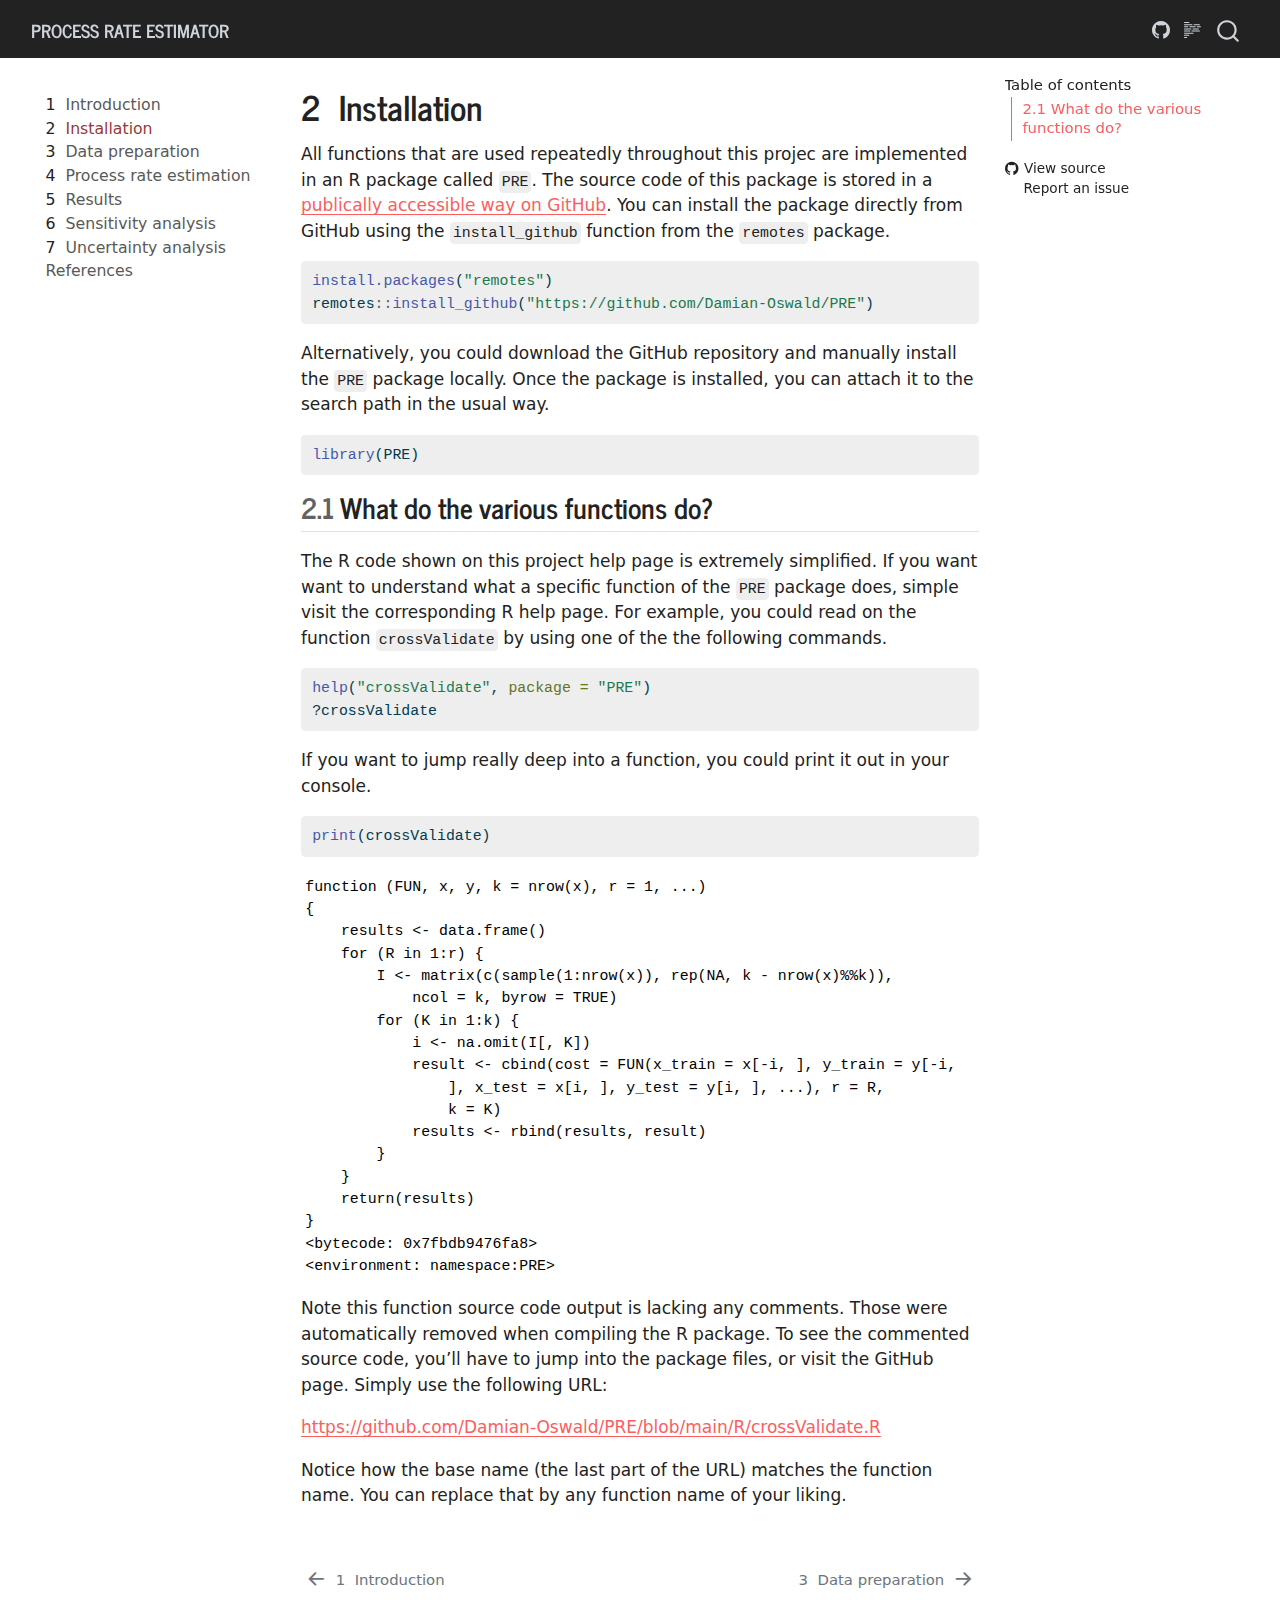
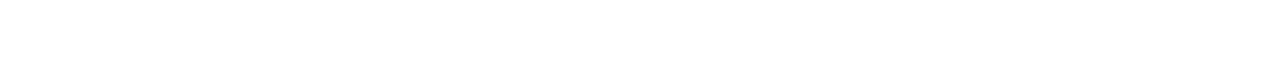
<file: docs/installation.html>
<!DOCTYPE html>
<html xmlns="http://www.w3.org/1999/xhtml" lang="en" xml:lang="en"><head>

<meta charset="utf-8">
<meta name="generator" content="quarto-1.5.29">

<meta name="viewport" content="width=device-width, initial-scale=1.0, user-scalable=yes">


<title>Process Rate Estimator (`PRE`) – 2&nbsp; Installation</title>
<style>
code{white-space: pre-wrap;}
span.smallcaps{font-variant: small-caps;}
div.columns{display: flex; gap: min(4vw, 1.5em);}
div.column{flex: auto; overflow-x: auto;}
div.hanging-indent{margin-left: 1.5em; text-indent: -1.5em;}
ul.task-list{list-style: none;}
ul.task-list li input[type="checkbox"] {
  width: 0.8em;
  margin: 0 0.8em 0.2em -1em; /* quarto-specific, see https://github.com/quarto-dev/quarto-cli/issues/4556 */ 
  vertical-align: middle;
}
/* CSS for syntax highlighting */
pre > code.sourceCode { white-space: pre; position: relative; }
pre > code.sourceCode > span { line-height: 1.25; }
pre > code.sourceCode > span:empty { height: 1.2em; }
.sourceCode { overflow: visible; }
code.sourceCode > span { color: inherit; text-decoration: inherit; }
div.sourceCode { margin: 1em 0; }
pre.sourceCode { margin: 0; }
@media screen {
div.sourceCode { overflow: auto; }
}
@media print {
pre > code.sourceCode { white-space: pre-wrap; }
pre > code.sourceCode > span { text-indent: -5em; padding-left: 5em; }
}
pre.numberSource code
  { counter-reset: source-line 0; }
pre.numberSource code > span
  { position: relative; left: -4em; counter-increment: source-line; }
pre.numberSource code > span > a:first-child::before
  { content: counter(source-line);
    position: relative; left: -1em; text-align: right; vertical-align: baseline;
    border: none; display: inline-block;
    -webkit-touch-callout: none; -webkit-user-select: none;
    -khtml-user-select: none; -moz-user-select: none;
    -ms-user-select: none; user-select: none;
    padding: 0 4px; width: 4em;
  }
pre.numberSource { margin-left: 3em;  padding-left: 4px; }
div.sourceCode
  {   }
@media screen {
pre > code.sourceCode > span > a:first-child::before { text-decoration: underline; }
}
</style>


<script src="site_libs/quarto-nav/quarto-nav.js"></script>
<script src="site_libs/quarto-nav/headroom.min.js"></script>
<script src="site_libs/clipboard/clipboard.min.js"></script>
<script src="site_libs/quarto-search/autocomplete.umd.js"></script>
<script src="site_libs/quarto-search/fuse.min.js"></script>
<script src="site_libs/quarto-search/quarto-search.js"></script>
<meta name="quarto:offset" content="./">
<link href="./data-preparation.html" rel="next">
<link href="./index.html" rel="prev">
<script src="site_libs/quarto-html/quarto.js"></script>
<script src="site_libs/quarto-html/popper.min.js"></script>
<script src="site_libs/quarto-html/tippy.umd.min.js"></script>
<script src="site_libs/quarto-html/anchor.min.js"></script>
<link href="site_libs/quarto-html/tippy.css" rel="stylesheet">
<link href="site_libs/quarto-html/quarto-syntax-highlighting.css" rel="stylesheet" id="quarto-text-highlighting-styles">
<script src="site_libs/bootstrap/bootstrap.min.js"></script>
<link href="site_libs/bootstrap/bootstrap-icons.css" rel="stylesheet">
<link href="site_libs/bootstrap/bootstrap.min.css" rel="stylesheet" id="quarto-bootstrap" data-mode="light">
<script id="quarto-search-options" type="application/json">{
  "location": "navbar",
  "copy-button": false,
  "collapse-after": 3,
  "panel-placement": "end",
  "type": "overlay",
  "limit": 50,
  "keyboard-shortcut": [
    "f",
    "/",
    "s"
  ],
  "show-item-context": false,
  "language": {
    "search-no-results-text": "No results",
    "search-matching-documents-text": "matching documents",
    "search-copy-link-title": "Copy link to search",
    "search-hide-matches-text": "Hide additional matches",
    "search-more-match-text": "more match in this document",
    "search-more-matches-text": "more matches in this document",
    "search-clear-button-title": "Clear",
    "search-text-placeholder": "",
    "search-detached-cancel-button-title": "Cancel",
    "search-submit-button-title": "Submit",
    "search-label": "Search"
  }
}</script>


</head>

<body class="nav-sidebar floating nav-fixed">

<div id="quarto-search-results"></div>
  <header id="quarto-header" class="headroom fixed-top">
    <nav class="navbar navbar-expand-lg " data-bs-theme="dark">
      <div class="navbar-container container-fluid">
      <div class="navbar-brand-container mx-auto">
    <a class="navbar-brand" href="./index.html">
    <span class="navbar-title">Process Rate Estimator</span>
    </a>
  </div>
        <div class="quarto-navbar-tools tools-end">
    <a href="https://github.com/damian-oswald/process-rate-estimator/" title="Source Code" class="quarto-navigation-tool px-1" aria-label="Source Code"><i class="bi bi-github"></i></a>
  <a href="" class="quarto-reader-toggle quarto-navigation-tool px-1" onclick="window.quartoToggleReader(); return false;" title="Toggle reader mode">
  <div class="quarto-reader-toggle-btn">
  <i class="bi"></i>
  </div>
</a>
</div>
          <div id="quarto-search" class="" title="Search"></div>
      </div> <!-- /container-fluid -->
    </nav>
  <nav class="quarto-secondary-nav">
    <div class="container-fluid d-flex">
      <button type="button" class="quarto-btn-toggle btn" data-bs-toggle="collapse" data-bs-target=".quarto-sidebar-collapse-item" aria-controls="quarto-sidebar" aria-expanded="false" aria-label="Toggle sidebar navigation" onclick="if (window.quartoToggleHeadroom) { window.quartoToggleHeadroom(); }">
        <i class="bi bi-layout-text-sidebar-reverse"></i>
      </button>
        <nav class="quarto-page-breadcrumbs" aria-label="breadcrumb"><ol class="breadcrumb"><li class="breadcrumb-item"><a href="./installation.html"><span class="chapter-number">2</span>&nbsp; <span class="chapter-title">Installation</span></a></li></ol></nav>
        <a class="flex-grow-1" role="button" data-bs-toggle="collapse" data-bs-target=".quarto-sidebar-collapse-item" aria-controls="quarto-sidebar" aria-expanded="false" aria-label="Toggle sidebar navigation" onclick="if (window.quartoToggleHeadroom) { window.quartoToggleHeadroom(); }">      
        </a>
    </div>
  </nav>
</header>
<!-- content -->
<div id="quarto-content" class="quarto-container page-columns page-rows-contents page-layout-article page-navbar">
<!-- sidebar -->
  <nav id="quarto-sidebar" class="sidebar collapse collapse-horizontal quarto-sidebar-collapse-item sidebar-navigation floating overflow-auto">
    <div class="sidebar-menu-container"> 
    <ul class="list-unstyled mt-1">
        <li class="sidebar-item">
  <div class="sidebar-item-container"> 
  <a href="./index.html" class="sidebar-item-text sidebar-link">
 <span class="menu-text"><span class="chapter-number">1</span>&nbsp; <span class="chapter-title">Introduction</span></span></a>
  </div>
</li>
        <li class="sidebar-item">
  <div class="sidebar-item-container"> 
  <a href="./installation.html" class="sidebar-item-text sidebar-link active">
 <span class="menu-text"><span class="chapter-number">2</span>&nbsp; <span class="chapter-title">Installation</span></span></a>
  </div>
</li>
        <li class="sidebar-item">
  <div class="sidebar-item-container"> 
  <a href="./data-preparation.html" class="sidebar-item-text sidebar-link">
 <span class="menu-text"><span class="chapter-number">3</span>&nbsp; <span class="chapter-title">Data preparation</span></span></a>
  </div>
</li>
        <li class="sidebar-item">
  <div class="sidebar-item-container"> 
  <a href="./running-the-model.html" class="sidebar-item-text sidebar-link">
 <span class="menu-text"><span class="chapter-number">4</span>&nbsp; <span class="chapter-title">Process rate estimation</span></span></a>
  </div>
</li>
        <li class="sidebar-item">
  <div class="sidebar-item-container"> 
  <a href="./results.html" class="sidebar-item-text sidebar-link">
 <span class="menu-text"><span class="chapter-number">5</span>&nbsp; <span class="chapter-title">Results</span></span></a>
  </div>
</li>
        <li class="sidebar-item">
  <div class="sidebar-item-container"> 
  <a href="./sensitivity-analysis.html" class="sidebar-item-text sidebar-link">
 <span class="menu-text"><span class="chapter-number">6</span>&nbsp; <span class="chapter-title">Sensitivity analysis</span></span></a>
  </div>
</li>
        <li class="sidebar-item">
  <div class="sidebar-item-container"> 
  <a href="./uncertainty-analysis.html" class="sidebar-item-text sidebar-link">
 <span class="menu-text"><span class="chapter-number">7</span>&nbsp; <span class="chapter-title">Uncertainty analysis</span></span></a>
  </div>
</li>
        <li class="sidebar-item">
  <div class="sidebar-item-container"> 
  <a href="./references.html" class="sidebar-item-text sidebar-link">
 <span class="menu-text">References</span></a>
  </div>
</li>
    </ul>
    </div>
</nav>
<div id="quarto-sidebar-glass" class="quarto-sidebar-collapse-item" data-bs-toggle="collapse" data-bs-target=".quarto-sidebar-collapse-item"></div>
<!-- margin-sidebar -->
    <div id="quarto-margin-sidebar" class="sidebar margin-sidebar">
        <nav id="TOC" role="doc-toc" class="toc-active">
    <h2 id="toc-title">Table of contents</h2>
   
  <ul>
  <li><a href="#what-do-the-various-functions-do" id="toc-what-do-the-various-functions-do" class="nav-link active" data-scroll-target="#what-do-the-various-functions-do"><span class="header-section-number">2.1</span> What do the various functions do?</a></li>
  </ul>
<div class="toc-actions"><ul><li><a href="https://github.com/damian-oswald/process-rate-estimator/blob/main/installation.qmd" class="toc-action"><i class="bi bi-github"></i>View source</a></li><li><a href="https://github.com/damian-oswald/process-rate-estimator/issues/new" class="toc-action"><i class="bi empty"></i>Report an issue</a></li></ul></div></nav>
    </div>
<!-- main -->
<main class="content" id="quarto-document-content">

<header id="title-block-header" class="quarto-title-block default">
<div class="quarto-title">
<h1 class="title"><span class="chapter-number">2</span>&nbsp; <span class="chapter-title">Installation</span></h1>
</div>



<div class="quarto-title-meta">

    
  
    
  </div>
  


</header>


<p>All functions that are used repeatedly throughout this projec are implemented in an R package called <code>PRE</code>. The source code of this package is stored in a <a href="https://github.com/Damian-Oswald/PRE">publically accessible way on GitHub</a>. You can install the package directly from GitHub using the <code>install_github</code> function from the <code>remotes</code> package.</p>
<div class="cell">
<div class="sourceCode cell-code" id="cb1"><pre class="sourceCode r code-with-copy"><code class="sourceCode r"><span id="cb1-1"><a href="#cb1-1" aria-hidden="true" tabindex="-1"></a><span class="fu">install.packages</span>(<span class="st">"remotes"</span>)</span>
<span id="cb1-2"><a href="#cb1-2" aria-hidden="true" tabindex="-1"></a>remotes<span class="sc">::</span><span class="fu">install_github</span>(<span class="st">"https://github.com/Damian-Oswald/PRE"</span>)</span></code><button title="Copy to Clipboard" class="code-copy-button"><i class="bi"></i></button></pre></div>
</div>
<p>Alternatively, you could download the GitHub repository and manually install the <code>PRE</code> package locally. Once the package is installed, you can attach it to the search path in the usual way.</p>
<div class="cell">
<div class="sourceCode cell-code" id="cb2"><pre class="sourceCode r code-with-copy"><code class="sourceCode r"><span id="cb2-1"><a href="#cb2-1" aria-hidden="true" tabindex="-1"></a><span class="fu">library</span>(PRE)</span></code><button title="Copy to Clipboard" class="code-copy-button"><i class="bi"></i></button></pre></div>
</div>
<section id="what-do-the-various-functions-do" class="level2" data-number="2.1">
<h2 data-number="2.1" class="anchored" data-anchor-id="what-do-the-various-functions-do"><span class="header-section-number">2.1</span> What do the various functions do?</h2>
<p>The R code shown on this project help page is extremely simplified. If you want want to understand what a specific function of the <code>PRE</code> package does, simple visit the corresponding R help page. For example, you could read on the function <code>crossValidate</code> by using one of the the following commands.</p>
<div class="cell">
<div class="sourceCode cell-code" id="cb3"><pre class="sourceCode r code-with-copy"><code class="sourceCode r"><span id="cb3-1"><a href="#cb3-1" aria-hidden="true" tabindex="-1"></a><span class="fu">help</span>(<span class="st">"crossValidate"</span>, <span class="at">package =</span> <span class="st">"PRE"</span>)</span>
<span id="cb3-2"><a href="#cb3-2" aria-hidden="true" tabindex="-1"></a>?crossValidate</span></code><button title="Copy to Clipboard" class="code-copy-button"><i class="bi"></i></button></pre></div>
</div>
<p>If you want to jump really deep into a function, you could print it out in your console.</p>
<div class="cell">
<div class="sourceCode cell-code" id="cb4"><pre class="sourceCode r code-with-copy"><code class="sourceCode r"><span id="cb4-1"><a href="#cb4-1" aria-hidden="true" tabindex="-1"></a><span class="fu">print</span>(crossValidate)</span></code><button title="Copy to Clipboard" class="code-copy-button"><i class="bi"></i></button></pre></div>
<div class="cell-output cell-output-stdout">
<pre><code>function (FUN, x, y, k = nrow(x), r = 1, ...) 
{
    results &lt;- data.frame()
    for (R in 1:r) {
        I &lt;- matrix(c(sample(1:nrow(x)), rep(NA, k - nrow(x)%%k)), 
            ncol = k, byrow = TRUE)
        for (K in 1:k) {
            i &lt;- na.omit(I[, K])
            result &lt;- cbind(cost = FUN(x_train = x[-i, ], y_train = y[-i, 
                ], x_test = x[i, ], y_test = y[i, ], ...), r = R, 
                k = K)
            results &lt;- rbind(results, result)
        }
    }
    return(results)
}
&lt;bytecode: 0x7fbdb9476fa8&gt;
&lt;environment: namespace:PRE&gt;</code></pre>
</div>
</div>
<p>Note this function source code output is lacking any comments. Those were automatically removed when compiling the R package. To see the commented source code, you’ll have to jump into the package files, or visit the GitHub page. Simply use the following URL:</p>
<p><a href="https://github.com/Damian-Oswald/PRE/blob/main/R/crossValidate.R" class="uri">https://github.com/Damian-Oswald/PRE/blob/main/R/crossValidate.R</a></p>
<p>Notice how the base name (the last part of the URL) matches the function name. You can replace that by any function name of your liking.</p>


</section>

</main> <!-- /main -->
<script id="quarto-html-after-body" type="application/javascript">
window.document.addEventListener("DOMContentLoaded", function (event) {
  const toggleBodyColorMode = (bsSheetEl) => {
    const mode = bsSheetEl.getAttribute("data-mode");
    const bodyEl = window.document.querySelector("body");
    if (mode === "dark") {
      bodyEl.classList.add("quarto-dark");
      bodyEl.classList.remove("quarto-light");
    } else {
      bodyEl.classList.add("quarto-light");
      bodyEl.classList.remove("quarto-dark");
    }
  }
  const toggleBodyColorPrimary = () => {
    const bsSheetEl = window.document.querySelector("link#quarto-bootstrap");
    if (bsSheetEl) {
      toggleBodyColorMode(bsSheetEl);
    }
  }
  toggleBodyColorPrimary();  
  const icon = "";
  const anchorJS = new window.AnchorJS();
  anchorJS.options = {
    placement: 'right',
    icon: icon
  };
  anchorJS.add('.anchored');
  const isCodeAnnotation = (el) => {
    for (const clz of el.classList) {
      if (clz.startsWith('code-annotation-')) {                     
        return true;
      }
    }
    return false;
  }
  const onCopySuccess = function(e) {
    // button target
    const button = e.trigger;
    // don't keep focus
    button.blur();
    // flash "checked"
    button.classList.add('code-copy-button-checked');
    var currentTitle = button.getAttribute("title");
    button.setAttribute("title", "Copied!");
    let tooltip;
    if (window.bootstrap) {
      button.setAttribute("data-bs-toggle", "tooltip");
      button.setAttribute("data-bs-placement", "left");
      button.setAttribute("data-bs-title", "Copied!");
      tooltip = new bootstrap.Tooltip(button, 
        { trigger: "manual", 
          customClass: "code-copy-button-tooltip",
          offset: [0, -8]});
      tooltip.show();    
    }
    setTimeout(function() {
      if (tooltip) {
        tooltip.hide();
        button.removeAttribute("data-bs-title");
        button.removeAttribute("data-bs-toggle");
        button.removeAttribute("data-bs-placement");
      }
      button.setAttribute("title", currentTitle);
      button.classList.remove('code-copy-button-checked');
    }, 1000);
    // clear code selection
    e.clearSelection();
  }
  const getTextToCopy = function(trigger) {
      const codeEl = trigger.previousElementSibling.cloneNode(true);
      for (const childEl of codeEl.children) {
        if (isCodeAnnotation(childEl)) {
          childEl.remove();
        }
      }
      return codeEl.innerText;
  }
  const clipboard = new window.ClipboardJS('.code-copy-button:not([data-in-quarto-modal])', {
    text: getTextToCopy
  });
  clipboard.on('success', onCopySuccess);
  if (window.document.getElementById('quarto-embedded-source-code-modal')) {
    // For code content inside modals, clipBoardJS needs to be initialized with a container option
    // TODO: Check when it could be a function (https://github.com/zenorocha/clipboard.js/issues/860)
    const clipboardModal = new window.ClipboardJS('.code-copy-button[data-in-quarto-modal]', {
      text: getTextToCopy,
      container: window.document.getElementById('quarto-embedded-source-code-modal')
    });
    clipboardModal.on('success', onCopySuccess);
  }
    var localhostRegex = new RegExp(/^(?:http|https):\/\/localhost\:?[0-9]*\//);
    var mailtoRegex = new RegExp(/^mailto:/);
      var filterRegex = new RegExp('/' + window.location.host + '/');
    var isInternal = (href) => {
        return filterRegex.test(href) || localhostRegex.test(href) || mailtoRegex.test(href);
    }
    // Inspect non-navigation links and adorn them if external
 	var links = window.document.querySelectorAll('a[href]:not(.nav-link):not(.navbar-brand):not(.toc-action):not(.sidebar-link):not(.sidebar-item-toggle):not(.pagination-link):not(.no-external):not([aria-hidden]):not(.dropdown-item):not(.quarto-navigation-tool):not(.about-link)');
    for (var i=0; i<links.length; i++) {
      const link = links[i];
      if (!isInternal(link.href)) {
        // undo the damage that might have been done by quarto-nav.js in the case of
        // links that we want to consider external
        if (link.dataset.originalHref !== undefined) {
          link.href = link.dataset.originalHref;
        }
      }
    }
  function tippyHover(el, contentFn, onTriggerFn, onUntriggerFn) {
    const config = {
      allowHTML: true,
      maxWidth: 500,
      delay: 100,
      arrow: false,
      appendTo: function(el) {
          return el.parentElement;
      },
      interactive: true,
      interactiveBorder: 10,
      theme: 'quarto',
      placement: 'bottom-start',
    };
    if (contentFn) {
      config.content = contentFn;
    }
    if (onTriggerFn) {
      config.onTrigger = onTriggerFn;
    }
    if (onUntriggerFn) {
      config.onUntrigger = onUntriggerFn;
    }
    window.tippy(el, config); 
  }
  const noterefs = window.document.querySelectorAll('a[role="doc-noteref"]');
  for (var i=0; i<noterefs.length; i++) {
    const ref = noterefs[i];
    tippyHover(ref, function() {
      // use id or data attribute instead here
      let href = ref.getAttribute('data-footnote-href') || ref.getAttribute('href');
      try { href = new URL(href).hash; } catch {}
      const id = href.replace(/^#\/?/, "");
      const note = window.document.getElementById(id);
      if (note) {
        return note.innerHTML;
      } else {
        return "";
      }
    });
  }
  const xrefs = window.document.querySelectorAll('a.quarto-xref');
  const processXRef = (id, note) => {
    // Strip column container classes
    const stripColumnClz = (el) => {
      el.classList.remove("page-full", "page-columns");
      if (el.children) {
        for (const child of el.children) {
          stripColumnClz(child);
        }
      }
    }
    stripColumnClz(note)
    if (id === null || id.startsWith('sec-')) {
      // Special case sections, only their first couple elements
      const container = document.createElement("div");
      if (note.children && note.children.length > 2) {
        container.appendChild(note.children[0].cloneNode(true));
        for (let i = 1; i < note.children.length; i++) {
          const child = note.children[i];
          if (child.tagName === "P" && child.innerText === "") {
            continue;
          } else {
            container.appendChild(child.cloneNode(true));
            break;
          }
        }
        if (window.Quarto?.typesetMath) {
          window.Quarto.typesetMath(container);
        }
        return container.innerHTML
      } else {
        if (window.Quarto?.typesetMath) {
          window.Quarto.typesetMath(note);
        }
        return note.innerHTML;
      }
    } else {
      // Remove any anchor links if they are present
      const anchorLink = note.querySelector('a.anchorjs-link');
      if (anchorLink) {
        anchorLink.remove();
      }
      if (window.Quarto?.typesetMath) {
        window.Quarto.typesetMath(note);
      }
      // TODO in 1.5, we should make sure this works without a callout special case
      if (note.classList.contains("callout")) {
        return note.outerHTML;
      } else {
        return note.innerHTML;
      }
    }
  }
  for (var i=0; i<xrefs.length; i++) {
    const xref = xrefs[i];
    tippyHover(xref, undefined, function(instance) {
      instance.disable();
      let url = xref.getAttribute('href');
      let hash = undefined; 
      if (url.startsWith('#')) {
        hash = url;
      } else {
        try { hash = new URL(url).hash; } catch {}
      }
      if (hash) {
        const id = hash.replace(/^#\/?/, "");
        const note = window.document.getElementById(id);
        if (note !== null) {
          try {
            const html = processXRef(id, note.cloneNode(true));
            instance.setContent(html);
          } finally {
            instance.enable();
            instance.show();
          }
        } else {
          // See if we can fetch this
          fetch(url.split('#')[0])
          .then(res => res.text())
          .then(html => {
            const parser = new DOMParser();
            const htmlDoc = parser.parseFromString(html, "text/html");
            const note = htmlDoc.getElementById(id);
            if (note !== null) {
              const html = processXRef(id, note);
              instance.setContent(html);
            } 
          }).finally(() => {
            instance.enable();
            instance.show();
          });
        }
      } else {
        // See if we can fetch a full url (with no hash to target)
        // This is a special case and we should probably do some content thinning / targeting
        fetch(url)
        .then(res => res.text())
        .then(html => {
          const parser = new DOMParser();
          const htmlDoc = parser.parseFromString(html, "text/html");
          const note = htmlDoc.querySelector('main.content');
          if (note !== null) {
            // This should only happen for chapter cross references
            // (since there is no id in the URL)
            // remove the first header
            if (note.children.length > 0 && note.children[0].tagName === "HEADER") {
              note.children[0].remove();
            }
            const html = processXRef(null, note);
            instance.setContent(html);
          } 
        }).finally(() => {
          instance.enable();
          instance.show();
        });
      }
    }, function(instance) {
    });
  }
      let selectedAnnoteEl;
      const selectorForAnnotation = ( cell, annotation) => {
        let cellAttr = 'data-code-cell="' + cell + '"';
        let lineAttr = 'data-code-annotation="' +  annotation + '"';
        const selector = 'span[' + cellAttr + '][' + lineAttr + ']';
        return selector;
      }
      const selectCodeLines = (annoteEl) => {
        const doc = window.document;
        const targetCell = annoteEl.getAttribute("data-target-cell");
        const targetAnnotation = annoteEl.getAttribute("data-target-annotation");
        const annoteSpan = window.document.querySelector(selectorForAnnotation(targetCell, targetAnnotation));
        const lines = annoteSpan.getAttribute("data-code-lines").split(",");
        const lineIds = lines.map((line) => {
          return targetCell + "-" + line;
        })
        let top = null;
        let height = null;
        let parent = null;
        if (lineIds.length > 0) {
            //compute the position of the single el (top and bottom and make a div)
            const el = window.document.getElementById(lineIds[0]);
            top = el.offsetTop;
            height = el.offsetHeight;
            parent = el.parentElement.parentElement;
          if (lineIds.length > 1) {
            const lastEl = window.document.getElementById(lineIds[lineIds.length - 1]);
            const bottom = lastEl.offsetTop + lastEl.offsetHeight;
            height = bottom - top;
          }
          if (top !== null && height !== null && parent !== null) {
            // cook up a div (if necessary) and position it 
            let div = window.document.getElementById("code-annotation-line-highlight");
            if (div === null) {
              div = window.document.createElement("div");
              div.setAttribute("id", "code-annotation-line-highlight");
              div.style.position = 'absolute';
              parent.appendChild(div);
            }
            div.style.top = top - 2 + "px";
            div.style.height = height + 4 + "px";
            div.style.left = 0;
            let gutterDiv = window.document.getElementById("code-annotation-line-highlight-gutter");
            if (gutterDiv === null) {
              gutterDiv = window.document.createElement("div");
              gutterDiv.setAttribute("id", "code-annotation-line-highlight-gutter");
              gutterDiv.style.position = 'absolute';
              const codeCell = window.document.getElementById(targetCell);
              const gutter = codeCell.querySelector('.code-annotation-gutter');
              gutter.appendChild(gutterDiv);
            }
            gutterDiv.style.top = top - 2 + "px";
            gutterDiv.style.height = height + 4 + "px";
          }
          selectedAnnoteEl = annoteEl;
        }
      };
      const unselectCodeLines = () => {
        const elementsIds = ["code-annotation-line-highlight", "code-annotation-line-highlight-gutter"];
        elementsIds.forEach((elId) => {
          const div = window.document.getElementById(elId);
          if (div) {
            div.remove();
          }
        });
        selectedAnnoteEl = undefined;
      };
        // Handle positioning of the toggle
    window.addEventListener(
      "resize",
      throttle(() => {
        elRect = undefined;
        if (selectedAnnoteEl) {
          selectCodeLines(selectedAnnoteEl);
        }
      }, 10)
    );
    function throttle(fn, ms) {
    let throttle = false;
    let timer;
      return (...args) => {
        if(!throttle) { // first call gets through
            fn.apply(this, args);
            throttle = true;
        } else { // all the others get throttled
            if(timer) clearTimeout(timer); // cancel #2
            timer = setTimeout(() => {
              fn.apply(this, args);
              timer = throttle = false;
            }, ms);
        }
      };
    }
      const annoteTargets = window.document.querySelectorAll('.code-annotation-anchor');
      for (let i=0; i<annoteTargets.length; i++) {
        const annoteTarget = annoteTargets[i];
        const targetCell = annoteTarget.getAttribute("data-target-cell");
        const targetAnnotation = annoteTarget.getAttribute("data-target-annotation");
        const contentFn = () => {
          const content = window.document.querySelector(selectorForAnnotation(targetCell, targetAnnotation));
          if (content) {
            const tipContent = content.cloneNode(true);
            tipContent.classList.add("code-annotation-tip-content");
            return tipContent.outerHTML;
          }
        }
        const config = {
          allowHTML: true,
          content: contentFn,
          onShow: (instance) => {
            selectCodeLines(instance.reference);
            instance.reference.classList.add('code-annotation-active');
            window.tippy.hideAll();
          },
          onHide: (instance) => {
            unselectCodeLines();
            instance.reference.classList.remove('code-annotation-active');
          },
          maxWidth: 300,
          delay: [50, 0],
          duration: [200, 0],
          offset: [5, 10],
          arrow: true,
          appendTo: function(el) {
            return el.parentElement.parentElement.parentElement;
          },
          interactive: true,
          interactiveBorder: 10,
          theme: 'quarto',
          placement: 'right',
          popperOptions: {
            modifiers: [
            {
              name: 'flip',
              options: {
                flipVariations: false, // true by default
                allowedAutoPlacements: ['right'],
                fallbackPlacements: ['right', 'top', 'top-start', 'top-end', 'bottom', 'bottom-start', 'bottom-end', 'left'],
              },
            },
            {
              name: 'preventOverflow',
              options: {
                mainAxis: false,
                altAxis: false
              }
            }
            ]        
          }      
        };
        window.tippy(annoteTarget, config); 
      }
  const findCites = (el) => {
    const parentEl = el.parentElement;
    if (parentEl) {
      const cites = parentEl.dataset.cites;
      if (cites) {
        return {
          el,
          cites: cites.split(' ')
        };
      } else {
        return findCites(el.parentElement)
      }
    } else {
      return undefined;
    }
  };
  var bibliorefs = window.document.querySelectorAll('a[role="doc-biblioref"]');
  for (var i=0; i<bibliorefs.length; i++) {
    const ref = bibliorefs[i];
    const citeInfo = findCites(ref);
    if (citeInfo) {
      tippyHover(citeInfo.el, function() {
        var popup = window.document.createElement('div');
        citeInfo.cites.forEach(function(cite) {
          var citeDiv = window.document.createElement('div');
          citeDiv.classList.add('hanging-indent');
          citeDiv.classList.add('csl-entry');
          var biblioDiv = window.document.getElementById('ref-' + cite);
          if (biblioDiv) {
            citeDiv.innerHTML = biblioDiv.innerHTML;
          }
          popup.appendChild(citeDiv);
        });
        return popup.innerHTML;
      });
    }
  }
});
</script>
<nav class="page-navigation">
  <div class="nav-page nav-page-previous">
      <a href="./index.html" class="pagination-link" aria-label="Introduction">
        <i class="bi bi-arrow-left-short"></i> <span class="nav-page-text"><span class="chapter-number">1</span>&nbsp; <span class="chapter-title">Introduction</span></span>
      </a>          
  </div>
  <div class="nav-page nav-page-next">
      <a href="./data-preparation.html" class="pagination-link" aria-label="Data preparation">
        <span class="nav-page-text"><span class="chapter-number">3</span>&nbsp; <span class="chapter-title">Data preparation</span></span> <i class="bi bi-arrow-right-short"></i>
      </a>
  </div>
</nav>
</div> <!-- /content -->




<footer class="footer"><div class="nav-footer"><div class="nav-footer-center"><div class="toc-actions d-sm-block d-md-none"><ul><li><a href="https://github.com/damian-oswald/process-rate-estimator/blob/main/installation.qmd" class="toc-action"><i class="bi bi-github"></i>View source</a></li><li><a href="https://github.com/damian-oswald/process-rate-estimator/issues/new" class="toc-action"><i class="bi empty"></i>Report an issue</a></li></ul></div></div></div></footer></body></html>
</file>
<file: docs/site_libs/quarto-html/tippy.css>
.tippy-box[data-animation=fade][data-state=hidden]{opacity:0}[data-tippy-root]{max-width:calc(100vw - 10px)}.tippy-box{position:relative;background-color:#333;color:#fff;border-radius:4px;font-size:14px;line-height:1.4;white-space:normal;outline:0;transition-property:transform,visibility,opacity}.tippy-box[data-placement^=top]>.tippy-arrow{bottom:0}.tippy-box[data-placement^=top]>.tippy-arrow:before{bottom:-7px;left:0;border-width:8px 8px 0;border-top-color:initial;transform-origin:center top}.tippy-box[data-placement^=bottom]>.tippy-arrow{top:0}.tippy-box[data-placement^=bottom]>.tippy-arrow:before{top:-7px;left:0;border-width:0 8px 8px;border-bottom-color:initial;transform-origin:center bottom}.tippy-box[data-placement^=left]>.tippy-arrow{right:0}.tippy-box[data-placement^=left]>.tippy-arrow:before{border-width:8px 0 8px 8px;border-left-color:initial;right:-7px;transform-origin:center left}.tippy-box[data-placement^=right]>.tippy-arrow{left:0}.tippy-box[data-placement^=right]>.tippy-arrow:before{left:-7px;border-width:8px 8px 8px 0;border-right-color:initial;transform-origin:center right}.tippy-box[data-inertia][data-state=visible]{transition-timing-function:cubic-bezier(.54,1.5,.38,1.11)}.tippy-arrow{width:16px;height:16px;color:#333}.tippy-arrow:before{content:"";position:absolute;border-color:transparent;border-style:solid}.tippy-content{position:relative;padding:5px 9px;z-index:1}
</file>
<file: docs/site_libs/quarto-html/quarto-syntax-highlighting.css>
/* quarto syntax highlight colors */
:root {
  --quarto-hl-ot-color: #003B4F;
  --quarto-hl-at-color: #657422;
  --quarto-hl-ss-color: #20794D;
  --quarto-hl-an-color: #5E5E5E;
  --quarto-hl-fu-color: #4758AB;
  --quarto-hl-st-color: #20794D;
  --quarto-hl-cf-color: #003B4F;
  --quarto-hl-op-color: #5E5E5E;
  --quarto-hl-er-color: #AD0000;
  --quarto-hl-bn-color: #AD0000;
  --quarto-hl-al-color: #AD0000;
  --quarto-hl-va-color: #111111;
  --quarto-hl-bu-color: inherit;
  --quarto-hl-ex-color: inherit;
  --quarto-hl-pp-color: #AD0000;
  --quarto-hl-in-color: #5E5E5E;
  --quarto-hl-vs-color: #20794D;
  --quarto-hl-wa-color: #5E5E5E;
  --quarto-hl-do-color: #5E5E5E;
  --quarto-hl-im-color: #00769E;
  --quarto-hl-ch-color: #20794D;
  --quarto-hl-dt-color: #AD0000;
  --quarto-hl-fl-color: #AD0000;
  --quarto-hl-co-color: #5E5E5E;
  --quarto-hl-cv-color: #5E5E5E;
  --quarto-hl-cn-color: #8f5902;
  --quarto-hl-sc-color: #5E5E5E;
  --quarto-hl-dv-color: #AD0000;
  --quarto-hl-kw-color: #003B4F;
}

/* other quarto variables */
:root {
  --quarto-font-monospace: SFMono-Regular, Menlo, Monaco, Consolas, "Liberation Mono", "Courier New", monospace;
}

pre > code.sourceCode > span {
  color: #003B4F;
}

code span {
  color: #003B4F;
}

code.sourceCode > span {
  color: #003B4F;
}

div.sourceCode,
div.sourceCode pre.sourceCode {
  color: #003B4F;
}

code span.ot {
  color: #003B4F;
  font-style: inherit;
}

code span.at {
  color: #657422;
  font-style: inherit;
}

code span.ss {
  color: #20794D;
  font-style: inherit;
}

code span.an {
  color: #5E5E5E;
  font-style: inherit;
}

code span.fu {
  color: #4758AB;
  font-style: inherit;
}

code span.st {
  color: #20794D;
  font-style: inherit;
}

code span.cf {
  color: #003B4F;
  font-weight: bold;
  font-style: inherit;
}

code span.op {
  color: #5E5E5E;
  font-style: inherit;
}

code span.er {
  color: #AD0000;
  font-style: inherit;
}

code span.bn {
  color: #AD0000;
  font-style: inherit;
}

code span.al {
  color: #AD0000;
  font-style: inherit;
}

code span.va {
  color: #111111;
  font-style: inherit;
}

code span.bu {
  font-style: inherit;
}

code span.ex {
  font-style: inherit;
}

code span.pp {
  color: #AD0000;
  font-style: inherit;
}

code span.in {
  color: #5E5E5E;
  font-style: inherit;
}

code span.vs {
  color: #20794D;
  font-style: inherit;
}

code span.wa {
  color: #5E5E5E;
  font-style: italic;
}

code span.do {
  color: #5E5E5E;
  font-style: italic;
}

code span.im {
  color: #00769E;
  font-style: inherit;
}

code span.ch {
  color: #20794D;
  font-style: inherit;
}

code span.dt {
  color: #AD0000;
  font-style: inherit;
}

code span.fl {
  color: #AD0000;
  font-style: inherit;
}

code span.co {
  color: #5E5E5E;
  font-style: inherit;
}

code span.cv {
  color: #5E5E5E;
  font-style: italic;
}

code span.cn {
  color: #8f5902;
  font-style: inherit;
}

code span.sc {
  color: #5E5E5E;
  font-style: inherit;
}

code span.dv {
  color: #AD0000;
  font-style: inherit;
}

code span.kw {
  color: #003B4F;
  font-weight: bold;
  font-style: inherit;
}

.prevent-inlining {
  content: "</";
}

/*# sourceMappingURL=debc5d5d77c3f9108843748ff7464032.css.map */
</file>
